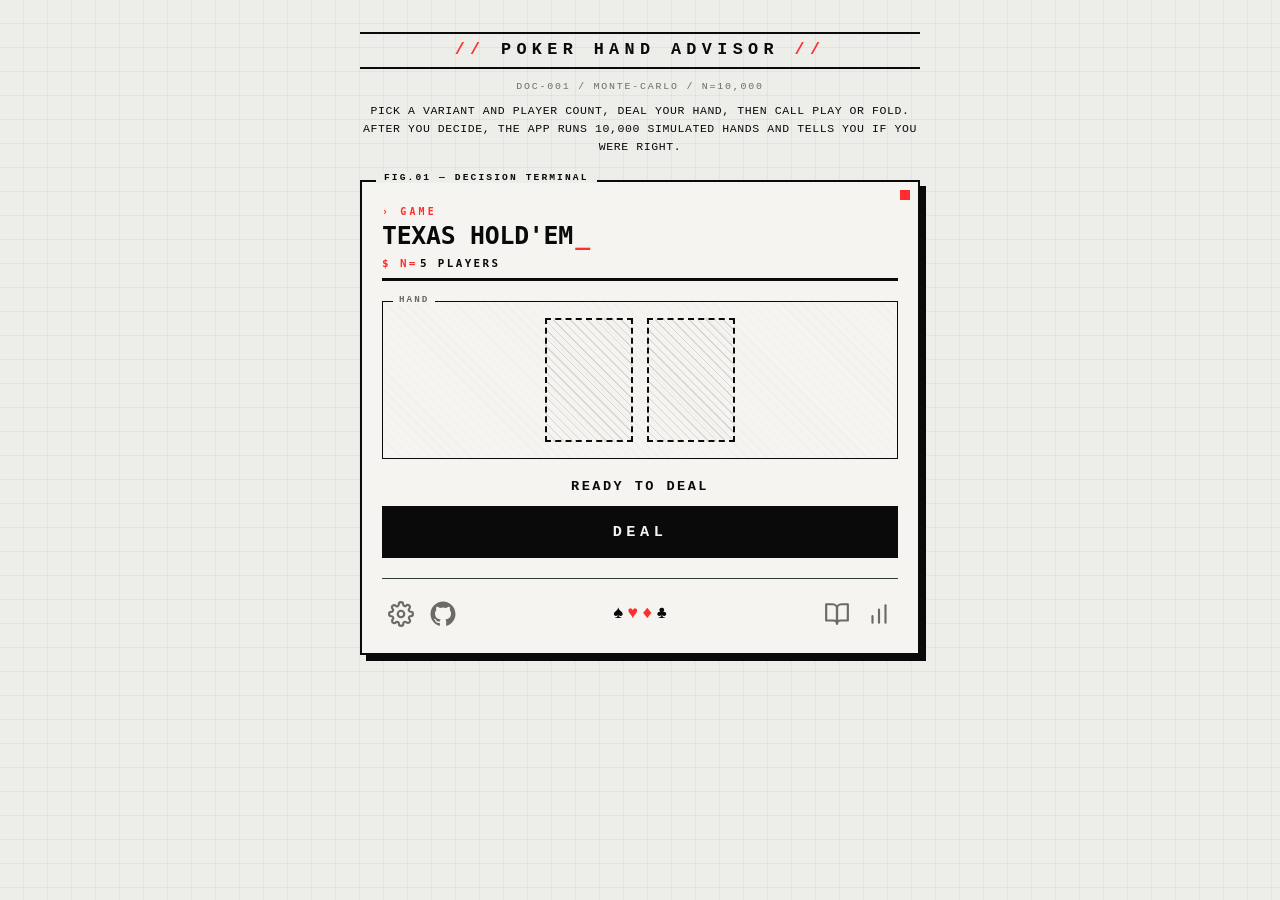
<file: index.html>
<!doctype html>
<html lang="en">
<head>
<meta charset="utf-8">
<meta name="viewport" content="width=device-width, initial-scale=1, maximum-scale=1, user-scalable=no">
<title>Poker Hand Advisor</title>
<meta name="description" content="Play or fold — and learn why.">

<!-- Social preview (iMessage / Slack / X / LinkedIn / GitHub).
     iMessage and Slack honor Open Graph; X reads the twitter:* duplicates.
     The image URL is absolute (and points at raw.githubusercontent.com so
     it's stable wherever the site is deployed) — many scrapers require
     absolute URLs for og:image and fail silently on relative paths. -->
<meta property="og:type" content="website">
<meta property="og:title" content="Poker Hand Advisor">
<meta property="og:description" content="Play or fold — and learn why.">
<meta property="og:image" content="https://raw.githubusercontent.com/felipe/poker/main/og.png">
<meta name="twitter:card" content="summary_large_image">
<meta name="twitter:title" content="Poker Hand Advisor">
<meta name="twitter:description" content="Play or fold — and learn why.">
<meta name="twitter:image" content="https://raw.githubusercontent.com/felipe/poker/main/og.png">

<!-- Static asset version. Bump the meta + the `?v=N` on the <link>/<script>
     tags below AND ASSET_VERSION in sw.js together whenever css/* or js/*
     changes. The cache-busting query only needs to live on the assets the
     HTML requests directly (the stylesheets + the main.js entry point); the
     ES module imports inside js/*.js stay clean. The service worker serves a
     whole asset generation from one named cache (poker-vN), so it never
     mixes a fresh module with a stale cousin, and it matches with
     `ignoreSearch` so the query spelling can't cause a miss. The meta is the
     single source of truth that JS reads (the early-paint script below +
     js/main.js's applyTheme); the <link>/<script> tags can't reference it in
     HTML attributes, so they hardcode the matching value. -->
<meta name="asset-version" content="27">
<link rel="stylesheet" href="css/themes.css?v=27">
<link rel="stylesheet" href="css/base.css?v=27">

<!-- PWA: makes the app installable + reachable offline. The service worker
     registration happens at the bottom of js/main.js. theme-color matches
     the brutalist accent (the default theme); apple-* tags give iOS a
     proper standalone shell when added to the home screen. -->
<link rel="manifest" href="manifest.json">
<link rel="apple-touch-icon" href="icon.png">
<link rel="icon" type="image/png" href="icon.png">
<meta name="theme-color" content="#ff3a3a">
<meta name="apple-mobile-web-app-capable" content="yes">
<meta name="apple-mobile-web-app-status-bar-style" content="black-translucent">
<meta name="apple-mobile-web-app-title" content="Poker">
<script>
  // Apply saved theme before first paint to avoid a flash. Built-in themes
  // (dark/felt/light) just set data-theme; designer themes are stylesheets
  // loaded from themes/<slug>.css. This script must come AFTER the base
  // stylesheet links so the appended <link> sits later in the cascade and
  // its rules win over the base.
  (function () {
    var CUSTOM = ["vegas-neon", "classic-casino", "classic-burgundy", "brutalist", "brutalist-dark", "print", "terminal", "editorial"];
    var V = document.querySelector('meta[name="asset-version"]').getAttribute("content");
    try {
      var t = localStorage.getItem("theme") || "brutalist";
      if (CUSTOM.indexOf(t) >= 0) {
        var l = document.createElement("link");
        l.rel = "stylesheet"; l.id = "theme-css"; l.href = "themes/" + t + ".css?v=" + V;
        document.head.appendChild(l);
      } else {
        document.documentElement.dataset.theme = t;
      }
    } catch (_) {
      // Storage blocked — fall back to dark (built-in, no link load needed).
      document.documentElement.dataset.theme = "dark";
    }
    // Sticky intro-header hiding: returning visitors who've already played
    // skip the title + tagline. Set the class on <html> here so CSS hides
    // both before the body parses (no flash).
    try {
      if (localStorage.getItem("hasPlayed") === "1") {
        document.documentElement.classList.add("has-played");
      }
    } catch (_) {}
  })();
</script>
</head>
<body>

<h1>Poker Hand Advisor</h1>
<p class="sub">Pick a variant and player count, deal your hand, then call play or fold.<br>
After you decide, the app runs 10,000 simulated hands and tells you if you were right.</p>

<div class="panel">
  <div class="game-header">
    <div class="game-name" id="gameName">Texas Hold'em</div>
    <div class="game-meta" id="gameMeta">5 players</div>
  </div>

  <div id="cards" class="cards"></div>
  <div id="board" class="cards board hidden"></div>

  <div id="prompt" class="prompt"></div>
  <button id="deal" class="btn-primary">Deal</button>
  <div class="actions" id="callActions" style="display:none">
    <button id="play" class="btn-play">Play</button>
    <button id="fold" class="btn-fold">Fold</button>
  </div>

  <div id="status" class="status"></div>

  <div id="result" class="result hidden">
    <div class="result-row">
      <span class="result-label">Your win %</span>
      <span class="result-val" id="winPct">—</span>
    </div>
    <div class="result-row">
      <span class="result-label" id="thresholdLabel">Fair share</span>
      <span class="result-val" id="threshold">—</span>
    </div>
    <div class="result-row">
      <span class="result-label">Verdict</span>
      <span class="result-val verdict" id="verdict">—</span>
    </div>
    <div id="feedback" class="feedback"></div>
    <div id="explanation" class="explanation"></div>
    <div id="trajectory" class="trajectory"></div>
    <div id="breakdown" class="breakdown"></div>
  </div>

  <div class="settings-section">
    <div class="settings-bar">
      <div class="bar-group">
        <button id="settingsToggle" class="icon-btn settings-toggle" type="button" aria-label="Settings" aria-expanded="false" aria-controls="settingsPanel">
          <svg viewBox="0 0 24 24" width="26" height="26" fill="none" stroke="currentColor" stroke-width="2" stroke-linecap="round" stroke-linejoin="round" aria-hidden="true">
            <circle cx="12" cy="12" r="3"></circle>
            <path d="M19.4 15a1.65 1.65 0 0 0 .33 1.82l.06.06a2 2 0 1 1-2.83 2.83l-.06-.06a1.65 1.65 0 0 0-1.82-.33 1.65 1.65 0 0 0-1 1.51V21a2 2 0 1 1-4 0v-.09a1.65 1.65 0 0 0-1-1.51 1.65 1.65 0 0 0-1.82.33l-.06.06a2 2 0 1 1-2.83-2.83l.06-.06a1.65 1.65 0 0 0 .33-1.82 1.65 1.65 0 0 0-1.51-1H3a2 2 0 1 1 0-4h.09a1.65 1.65 0 0 0 1.51-1 1.65 1.65 0 0 0-.33-1.82l-.06-.06a2 2 0 1 1 2.83-2.83l.06.06a1.65 1.65 0 0 0 1.82.33h0a1.65 1.65 0 0 0 1-1.51V3a2 2 0 1 1 4 0v.09a1.65 1.65 0 0 0 1 1.51h0a1.65 1.65 0 0 0 1.82-.33l.06-.06a2 2 0 1 1 2.83 2.83l-.06.06a1.65 1.65 0 0 0-.33 1.82v0a1.65 1.65 0 0 0 1.51 1H21a2 2 0 1 1 0 4h-.09a1.65 1.65 0 0 0-1.51 1z"></path>
          </svg>
        </button>
        <a class="icon-btn github-link" href="https://github.com/felipe/poker" target="_blank" rel="noopener noreferrer" aria-label="View source on GitHub">
          <svg viewBox="0 0 24 24" width="26" height="26" fill="currentColor" aria-hidden="true">
            <path fill-rule="evenodd" d="M12 .5C5.65.5.5 5.65.5 12c0 5.08 3.29 9.39 7.86 10.91.57.1.78-.25.78-.55 0-.27-.01-1.17-.02-2.12-3.2.7-3.87-1.36-3.87-1.36-.52-1.33-1.28-1.68-1.28-1.68-1.05-.72.08-.71.08-.71 1.16.08 1.77 1.19 1.77 1.19 1.03 1.77 2.7 1.26 3.36.96.1-.75.4-1.26.73-1.55-2.55-.29-5.24-1.28-5.24-5.7 0-1.26.45-2.29 1.19-3.1-.12-.29-.51-1.46.11-3.05 0 0 .97-.31 3.18 1.18a11 11 0 0 1 5.79 0c2.2-1.49 3.17-1.18 3.17-1.18.63 1.59.23 2.76.12 3.05.74.81 1.18 1.84 1.18 3.1 0 4.43-2.69 5.4-5.25 5.69.41.35.78 1.05.78 2.11 0 1.52-.01 2.74-.01 3.11 0 .3.2.66.79.55C20.21 21.38 23.5 17.08 23.5 12 23.5 5.65 18.35.5 12 .5z"/>
          </svg>
        </a>
      </div>
      <span class="suit-emblem" aria-hidden="true"><span class="s-b">♠</span><span class="s-r">♥</span><span class="s-r">♦</span><span class="s-b">♣</span></span>
      <div class="bar-group">
        <button id="termsToggle" class="icon-btn" type="button" aria-label="Glossary of terms" aria-expanded="false" aria-controls="termsPanel">
          <svg viewBox="0 0 24 24" width="26" height="26" fill="none" stroke="currentColor" stroke-width="2" stroke-linecap="round" stroke-linejoin="round" aria-hidden="true">
            <path d="M2 3h6a4 4 0 0 1 4 4v14a3 3 0 0 0-3-3H2z"></path>
            <path d="M22 3h-6a4 4 0 0 0-4 4v14a3 3 0 0 1 3-3h7z"></path>
          </svg>
        </button>
        <button id="rankingsToggle" class="icon-btn" type="button" aria-label="Hand rankings" aria-expanded="false" aria-controls="rankingsPanel">
          <svg viewBox="0 0 24 24" width="26" height="26" fill="none" stroke="currentColor" stroke-width="2" stroke-linecap="round" stroke-linejoin="round" aria-hidden="true">
            <line x1="6" y1="20" x2="6" y2="14"></line>
            <line x1="12" y1="20" x2="12" y2="8"></line>
            <line x1="18" y1="20" x2="18" y2="4"></line>
          </svg>
        </button>
      </div>
    </div>
    <div id="settingsPanel" class="settings-panel hidden">
      <label>
        <span>Variant</span>
        <select id="variant">
          <option value="holdem" selected>Texas Hold'em</option>
          <option value="omaha">Pot-Limit Omaha</option>
          <option value="ultimate">Ultimate Poker (threes wild)</option>
          <option value="fivecard">5-Card Draw</option>
          <option value="sevenstud">7-Card Stud</option>
        </select>
      </label>
      <label>
        <span>Players (total)</span>
        <select id="players">
          <option>2</option><option>3</option><option>4</option>
          <option value="5" selected>5</option>
          <option>6</option><option>7</option><option>8</option><option>9</option><option>10</option>
        </select>
      </label>
      <label>
        <span>Theme</span>
        <select id="theme">
          <optgroup label="Built-in">
            <option value="dark">Dark</option>
            <option value="felt">Felt</option>
            <option value="light">Light</option>
          </optgroup>
          <optgroup label="Designs">
            <option value="vegas-neon">Vegas Neon</option>
            <option value="classic-casino">Classic Casino</option>
            <option value="classic-burgundy">Classic Burgundy</option>
            <option value="brutalist">Brutalist</option>
            <option value="brutalist-dark">Brutalist Dark</option>
            <option value="print">Print</option>
            <option value="terminal">Terminal</option>
            <option value="editorial">Editorial</option>
          </optgroup>
        </select>
      </label>
      <label>
        <span>Reveal remaining cards on fold</span>
        <input type="checkbox" id="revealOnFold">
      </label>
      <label>
        <span>Designer fonts<br><small class="hint">Off = system fonts. On = fetch WOFF2 from Google's CDN once, then cache.</small></span>
        <input type="checkbox" id="webFonts">
      </label>
      <div class="stats">
        <div class="stats-head">
          <span>Decision calibration</span>
          <button id="statsReset" type="button" class="stats-reset">Reset</button>
        </div>
        <div id="statsSummary" class="stats-summary"></div>
        <small class="hint">On-device only — these numbers never leave your browser.</small>
      </div>
    </div>
    <div id="termsPanel" class="settings-panel reference-panel hidden" aria-label="Glossary of terms"></div>
    <div id="rankingsPanel" class="settings-panel reference-panel hidden" aria-label="Hand rankings"></div>
  </div>
</div>

<script type="module" src="js/main.js?v=27"></script>
</body>
</html>
</file>
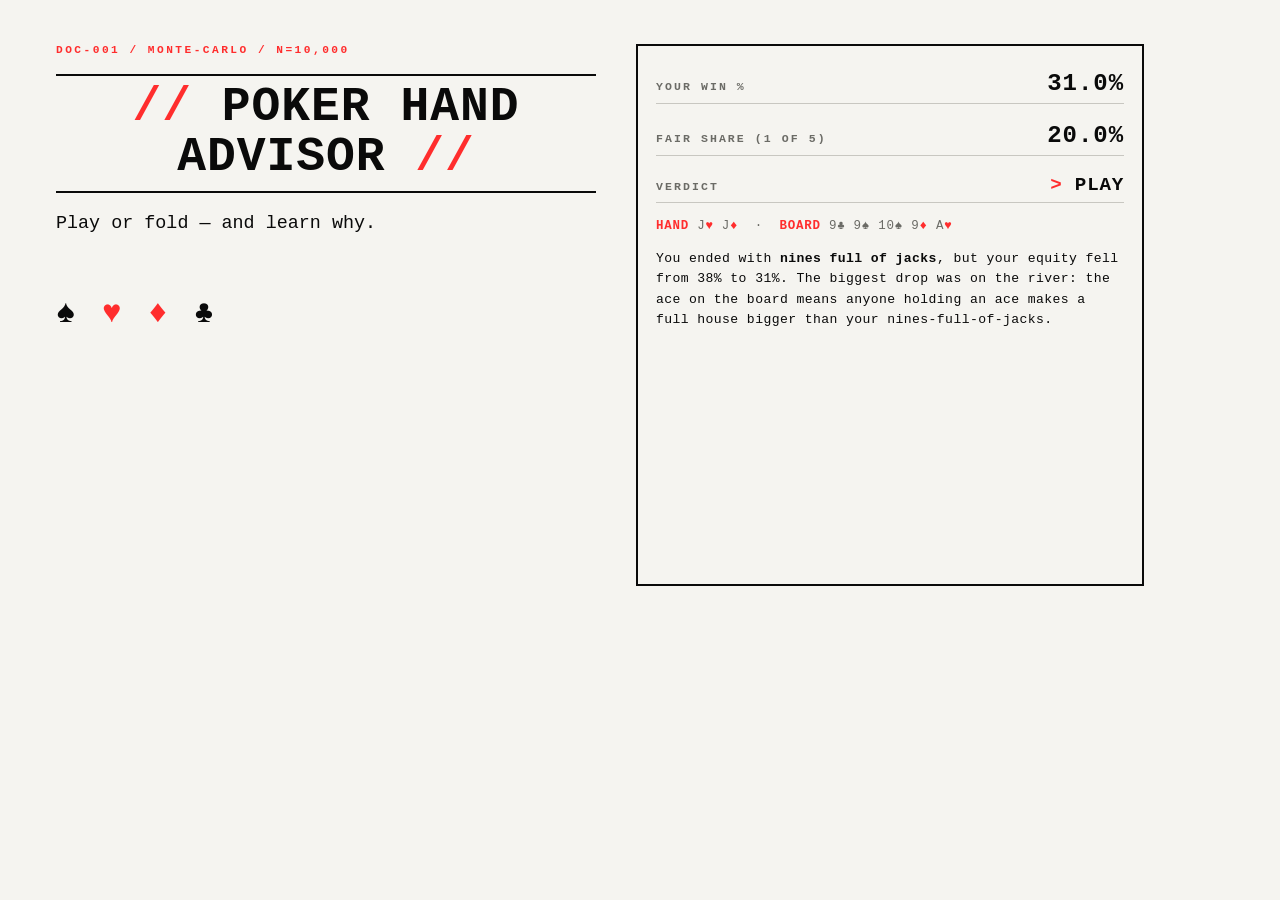
<file: og-preview.html>
<!doctype html>
<!--
  Reproducible source for og.png. Composes the canonical JJ-on-trip-9s-
  river-ace scenario into a 1200×630 frame using the brutalist theme.
  This is not the live app's exact layout — it's a static share card that
  uses the same CSS vocabulary so the social preview stays on-brand.

  To regenerate og.png:
    1. Serve the project (e.g. `python3 -m http.server 8765`).
    2. Make sure you have a network connection — the brutalist theme pulls
       JetBrains Mono from Google Fonts via @import. The page won't add the
       `ready` attribute on <html> until `document.fonts.ready` resolves,
       so a headless screenshot will capture stale typography if it fires
       before the fonts load.
    3. Run headless Chrome (waits for the readiness signal):
         "/Applications/Google Chrome.app/Contents/MacOS/Google Chrome" \
           --headless --disable-gpu --hide-scrollbars \
           --window-size=1200,630 \
           --virtual-time-budget=4000 \
           --screenshot=og.png \
           http://localhost:8765/og-preview.html
       The --virtual-time-budget gives the fonts time to load before the
       PNG is captured.
-->
<html lang="en">
<head>
<meta charset="utf-8">
<meta name="viewport" content="width=1200, initial-scale=1">
<title>Poker Hand Advisor — share preview</title>
<link rel="stylesheet" href="css/themes.css">
<link rel="stylesheet" href="css/base.css">
<link rel="stylesheet" href="themes/brutalist.css">
<style>
  /* Fixed 1200×630 canvas — OG / iMessage standard. */
  html, body {
    margin: 0;
    padding: 0;
    width: 1200px;
    height: 630px;
    min-height: 630px !important;
    max-height: 630px;
    background: var(--paper);
    overflow: hidden;
  }
  body {
    display: grid;
    grid-template-columns: 540px 1fr;
    gap: 40px;
    padding: 44px 56px;
    box-sizing: border-box;
    align-items: stretch;
    align-content: stretch;
  }
  /* Hide app chrome we don't want in a static preview. */
  #deal, #callActions, #status, #prompt, .settings-section { display: none !important; }

  /* Left column — identity. Simple stack: positional, not flex-distributed,
     so headless and live renders look the same. */
  .lockup {
    display: flex;
    flex-direction: column;
    color: var(--ink);
  }
  .doc-line {
    font-size: 0.7rem;
    color: var(--accent);
    letter-spacing: 0.22em;
    font-weight: 700;
    margin-bottom: 18px;
  }
  .title {
    font-family: var(--mono);
    font-size: 3rem;
    font-weight: 800;
    line-height: 1.05;
    letter-spacing: 0.02em;
    margin: 0 0 18px;
  }
  .title::before { content: "// "; color: var(--accent); }
  .title::after  { content: " //"; color: var(--accent); }
  .tagline {
    font-family: var(--mono);
    font-size: 1.15rem;
    line-height: 1.45;
    margin: 0 0 22px;
    color: var(--ink);
  }
  .suits-emblem {
    margin-top: 36px;
    font-size: 2rem;
    letter-spacing: 0.12em;
  }
  .suits-emblem .r { color: var(--card-red); }
  .suits-emblem .b { color: var(--ink); }
  .meta {
    font-size: 0.7rem;
    color: var(--muted);
    letter-spacing: 0.18em;
    text-transform: uppercase;
    font-weight: 700;
  }

  /* Right column — a result-panel sample. */
  .demo {
    background: var(--paper);
    border: 2px solid var(--ink);
    padding: 18px 18px 20px;
    position: relative;
    display: flex;
    flex-direction: column;
    gap: 12px;
    overflow: hidden;
  }
  .demo::before {
    content: "› OUTPUT";
    position: absolute;
    top: -10px;
    left: 16px;
    background: var(--paper);
    padding: 0 8px;
    font-size: 0.6rem;
    font-weight: 800;
    letter-spacing: 0.22em;
    color: var(--accent);
  }
  .demo .row {
    display: flex;
    justify-content: space-between;
    align-items: baseline;
    padding: 6px 0;
    border-bottom: 1px solid var(--hairline);
    font-family: var(--mono);
    font-size: 0.72rem;
    letter-spacing: 0.18em;
    text-transform: uppercase;
    font-weight: 700;
  }
  .demo .row .lbl { color: var(--muted); }
  .demo .row .val { color: var(--ink); font-size: 1.5rem; letter-spacing: 0.04em; }
  .demo .verdict-row .val { color: var(--good); font-size: 1.2rem; font-weight: 800; }
  .demo .verdict-row .val::before { content: "> "; color: var(--accent); }
  .demo .hand-line {
    font-family: var(--mono);
    font-size: 0.78rem;
    letter-spacing: 0.06em;
    color: var(--muted);
    margin: 4px 0 0;
  }
  .demo .hand-line .lbl { color: var(--accent); font-weight: 800; }
  .demo .hand-line .r { color: var(--card-red); }
  .demo .recap {
    margin: 4px 0 0;
    font-family: var(--mono);
    font-size: 0.82rem;
    line-height: 1.55;
    letter-spacing: 0.03em;
    color: var(--ink);
  }
</style>
</head>
<body>

<div class="lockup">
  <div>
    <div class="doc-line">DOC-001 / MONTE-CARLO / N=10,000</div>
    <h1 class="title">POKER HAND ADVISOR</h1>
    <p class="tagline">Play or fold — and learn why.</p>
  </div>
  <div class="suits-emblem">
    <span class="b">♠</span> <span class="r">♥</span> <span class="r">♦</span> <span class="b">♣</span>
  </div>
</div>

<div class="demo">
  <div class="row">
    <span class="lbl">Your win %</span>
    <span class="val">31.0%</span>
  </div>
  <div class="row">
    <span class="lbl">Fair share (1 of 5)</span>
    <span class="val">20.0%</span>
  </div>
  <div class="row verdict-row">
    <span class="lbl">Verdict</span>
    <span class="val">PLAY</span>
  </div>
  <p class="hand-line">
    <span class="lbl">HAND</span> J<span class="r">♥</span> J<span class="r">♦</span> &nbsp;·&nbsp;
    <span class="lbl">BOARD</span> 9♣ 9♠ 10♠ 9<span class="r">♦</span> A<span class="r">♥</span>
  </p>
  <p class="recap">
    You ended with <strong>nines full of jacks</strong>, but your equity fell from 38% to 31%. The biggest drop was on the river: the ace on the board means anyone holding an ace makes a full house bigger than your nines-full-of-jacks.
  </p>
</div>

<script>
  // Mark the document ready only after webfonts have loaded so a headless
  // screenshot (or any scraper that respects this signal) doesn't capture
  // stale typography. JetBrains Mono is pulled from Google Fonts by the
  // brutalist theme; without this gate the PNG can render in the fallback
  // monospace stack before the network round-trip finishes.
  document.fonts.ready.then(() => {
    document.documentElement.setAttribute("data-ready", "true");
  });
</script>
</body>
</html>
</file>
<file: css/themes.css>
/* Built-in theme variable defs.
 *
 * Selection lives on <html data-theme="...">. Three built-ins; designer themes
 * are full stylesheets in themes/*.css loaded on demand.
 */

:root,
[data-theme="dark"] {
  --bg: #0e1a14;
  --panel: #16271e;
  --ink: #e8f0ea;
  --muted: #94a59b;
  --accent: #ffd166;
  --good: #4ade80;
  --bad: #f87171;
  --card-bg: #fafafa;
  --card-black: #1a1a1a;
  --card-red: #c0392b;
  --border: #2a3f33;
  --input-bg: #0e1a14;
  --track: #1f3327;
  --result-bg: #0e1a14;
  --shadow: 0 4px 20px rgba(0, 0, 0, 0.3);
}

[data-theme="felt"] {
  --bg: #07392a;
  --panel: #0a5238;
  --ink: #f5efe0;
  --muted: #a8c8b3;
  --accent: #ffd166;
  --good: #6ee7a3;
  --bad: #fca5a5;
  --card-bg: #fafafa;
  --card-black: #1a1a1a;
  --card-red: #c0392b;
  --border: #1a5a40;
  --input-bg: #07392a;
  --track: #134a32;
  --result-bg: #07392a;
  --shadow: 0 4px 24px rgba(0, 0, 0, 0.5);
}

[data-theme="light"] {
  --bg: #f3f4f6;
  --panel: #ffffff;
  --ink: #111827;
  --muted: #6b7280;
  --accent: #d97706;
  --good: #15803d;
  --bad: #dc2626;
  --card-bg: #ffffff;
  --card-black: #1a1a1a;
  --card-red: #c0392b;
  --border: #d1d5db;
  --input-bg: #f9fafb;
  --track: #e5e7eb;
  --result-bg: #f9fafb;
  --shadow: 0 4px 16px rgba(0, 0, 0, 0.08);
}
</file>
<file: css/base.css>
/* Structural CSS for the canonical (Dark / Felt / Light) presentation.
 *
 * All theme-sensitive colors are CSS variables defined in themes.css and
 * overridden by [data-theme="..."] selectors. Designer themes in themes/*.css
 * replace this entirely when loaded — they're appended to <head> after this
 * file so they win the cascade.
 */

* { box-sizing: border-box; }

body {
  margin: 0;
  font-family: system-ui, -apple-system, "Segoe UI", Roboto, sans-serif;
  background: var(--bg);
  color: var(--ink);
  min-height: 100vh;
  padding: 24px 16px 48px;
  display: flex;
  flex-direction: column;
  align-items: center;
  /* App-like: no double-tap-to-zoom and no tap-highlight flash. (Pinch-zoom is
     disabled via the viewport meta.) */
  touch-action: manipulation;
  -webkit-tap-highlight-color: transparent;
}

h1 { margin: 0 0 4px; font-size: 1.6rem; }
.sub { color: var(--muted); margin-bottom: 24px; font-size: 0.95rem; text-align: center; }
/* Header + intro: visually hidden after the first deal (sticky via
   localStorage + the early-paint script in <head>), since you've read them
   once and the game UI carries everything you need from then on. The flag
   lives on <html> because the early-paint script runs before <body> exists.
   We use the visually-hidden pattern instead of `display: none` so the
   only <h1> on the page stays in the accessibility tree — a screen-reader
   user can still hit the document's top-level heading to orient themselves. */
html.has-played h1,
html.has-played .sub {
  position: absolute;
  width: 1px;
  height: 1px;
  margin: -1px;
  padding: 0;
  overflow: hidden;
  clip: rect(0, 0, 0, 0);
  white-space: nowrap;
  border: 0;
}
/* #deal only hides while a hand is actually in flight, so it can come back
   between hands. */
body.in-hand #deal { display: none; }

.panel {
  background: var(--panel);
  padding: 20px;
  border-radius: 12px;
  width: 100%;
  max-width: 560px;
  box-shadow: var(--shadow);
}

/* ---------- Game header (canonical) ---------- */
.game-header {
  text-align: center;
  margin-bottom: 16px;
  padding-bottom: 14px;
  position: relative;
  border-bottom: 1px solid var(--border);
}
.game-header::after {
  content: "";
  position: absolute;
  bottom: -1px;
  left: 50%;
  transform: translateX(-50%);
  width: 28px;
  height: 1px;
  background: var(--accent);
}
.game-name {
  font-size: 1.6rem;
  font-weight: 700;
  color: var(--ink);
  letter-spacing: -0.015em;
  line-height: 1.05;
}
.game-meta {
  margin-top: 8px;
  color: var(--muted);
  font-size: 0.72rem;
  letter-spacing: 0.18em;
  text-transform: uppercase;
  font-weight: 600;
}

/* Felt — gold pinstripe under the name. */
[data-theme="felt"] .game-header { border-bottom-color: rgba(255, 209, 102, 0.22); }
[data-theme="felt"] .game-header::after {
  background: linear-gradient(90deg, transparent, var(--accent) 35%, var(--accent) 65%, transparent);
  width: 96px;
}
[data-theme="felt"] .game-name { letter-spacing: 0; }
[data-theme="felt"] .game-meta { color: var(--accent); opacity: 0.75; }

/* Light — restrained, slimmer weight, tighter accent rule. */
[data-theme="light"] .game-header { border-bottom-color: rgba(0, 0, 0, 0.08); }
[data-theme="light"] .game-header::after { width: 20px; }
[data-theme="light"] .game-name { font-weight: 600; letter-spacing: -0.02em; }

/* ---------- Form controls ---------- */
label {
  display: block;
  font-size: 0.85rem;
  color: var(--muted);
  margin-bottom: 4px;
}

select, button {
  width: 100%;
  padding: 10px 12px;
  border-radius: 8px;
  border: 1px solid var(--border);
  background: var(--input-bg);
  color: var(--ink);
  font-size: 1rem;
  font-family: inherit;
  cursor: pointer;
}

button {
  border: none;
  font-weight: 600;
  transition: transform 0.05s, opacity 0.15s;
}
button:hover:not(:disabled) { opacity: 0.9; }
button:active:not(:disabled) { transform: translateY(1px); }
button:disabled { opacity: 0.4; cursor: not-allowed; }

/* Match the .actions margin-top so the Deal button sits in the exact same
   vertical slot the Play/Fold buttons occupy mid-hand. display: block matters
   here — the default <button> display is inline-block, whose margin-top
   doesn't collapse with the prompt's margin-bottom (the .actions div does
   collapse, since it's a regular block). Without forcing block on deal the
   gap below prompt is 10+12=22px for Deal but only 12px for Play/Fold,
   giving a ~10px hop every time the active button set swaps. */
#deal { display: block; margin-top: 12px; }
.btn-primary { background: var(--accent); color: #1a1a1a; }
.btn-play { background: var(--good); color: #0a1f10; }
.btn-fold { background: var(--bad); color: #2a0a0a; }
.actions { display: flex; gap: 10px; margin-top: 12px; }
.actions button { flex: 1; }

/* ---------- Cards ---------- */
.cards {
  display: flex;
  flex-direction: column;
  align-items: center;
  justify-content: center;
  gap: 12px;
  min-height: 140px;
  margin: 20px 0;
}
.card-row {
  display: flex;
  justify-content: center;
  gap: 16px;
}

.board { margin-top: 4px; min-height: 0; }
.board::before {
  content: "Board";
  color: var(--muted);
  font-size: 0.75rem;
  letter-spacing: 0.08em;
  text-transform: uppercase;
  margin-bottom: 4px;
}
.board.hidden { display: none; }

.card {
  width: 88px;
  height: 124px;
  background: var(--card-bg);
  border-radius: 8px;
  display: flex;
  flex-direction: column;
  justify-content: space-between;
  padding: 8px;
  font-weight: 700;
  box-shadow: 0 4px 8px rgba(0, 0, 0, 0.3);
}
.card.red { color: var(--card-red); }
.card.black { color: var(--card-black); }
.card .top { font-size: 1.5rem; line-height: 1; }
.card .mid { font-size: 2.4rem; text-align: center; line-height: 1; }
.card .bot { font-size: 1.5rem; text-align: left; line-height: 1; transform: rotate(180deg); }
/* Wild cards (Ultimate Poker's threes): ringed in the accent colour with a
   small WILD tag in the free top-right corner. */
.card.wild {
  position: relative;
  outline: 3px solid var(--accent);
  outline-offset: 2px;
}
.card.wild::after {
  content: "WILD";
  position: absolute;
  top: 6px;
  right: 6px;
  font-size: 0.6rem;
  font-weight: 700;
  letter-spacing: 0.06em;
  color: var(--accent);
}
.card.placeholder {
  background: transparent;
  border: 2px dashed var(--border);
  box-shadow: none;
}

/* Shrink cards on narrow viewports so the 7-card (4+3) layout fits. */
@media (max-width: 440px) {
  .card { width: 60px; height: 84px; padding: 5px; border-radius: 6px; }
  .card .top, .card .bot { font-size: 1rem; }
  .card .mid { font-size: 1.6rem; }
  .card-row { gap: 8px; }
  .cards { gap: 8px; min-height: 100px; }
}

/* ---------- Result panel ---------- */
.result {
  margin-top: 16px;
  padding: 16px;
  border-radius: 8px;
  background: var(--result-bg);
  border: 1px solid var(--border);
}
.result.hidden { display: none; }
.result-row {
  display: flex;
  justify-content: space-between;
  padding: 6px 0;
  border-bottom: 1px solid var(--track);
}
.result-row:last-child { border-bottom: none; }
.result-label { color: var(--muted); }
.result-val { font-weight: 600; font-variant-numeric: tabular-nums; }

.verdict { font-size: 1.3rem; font-weight: 800; letter-spacing: 0.05em; }
.verdict.play { color: var(--good); }
.verdict.fold { color: var(--bad); }
.verdict.tossup { color: var(--accent); }

.feedback { margin-top: 10px; text-align: center; font-weight: 600; }

.explanation { margin-top: 18px; }
.explanation:empty { display: none; }
.explanation p {
  margin: 0 0 12px 0;
  line-height: 1.55;
  color: var(--ink);
  font-size: 0.95rem;
}
.explanation p:last-child { margin-bottom: 0; }
/* Recap + threats table group as the TL;DR; the per-street narrative below
   reads as the detail, separated by the summary block's bottom rule. */
.explanation .summary {
  padding-bottom: 12px;
  border-bottom: 1px solid var(--border);
  margin-bottom: 14px;
}
.explanation .summary p.recap {
  font-weight: 600;
  margin: 0;
}
.explanation .summary p.recap + .threats-bars { margin-top: 14px; }
.explanation .threats-bars { margin: 0; }

.prompt {
  color: var(--ink);
  text-align: center;
  font-weight: 600;
  margin: 10px 0 8px;
}
.prompt:empty { display: none; }

.status {
  color: var(--muted);
  margin-top: 12px;
  font-size: 0.9rem;
  text-align: center;
  min-height: 1.2em;
}
.status .math-note { color: var(--ink); margin-bottom: 4px; }
.status .verdict { font-size: 0.9rem; letter-spacing: 0.04em; font-weight: 700; }
.status .reason {
  color: var(--ink);
  margin: 6px auto 8px;
  max-width: 42em;
  line-height: 1.45;
}

/* ---------- Breakdown bars ---------- */
.breakdown { margin-top: 14px; }
.breakdown:empty { display: none; }
.breakdown-title {
  color: var(--muted);
  font-size: 0.85rem;
  margin-bottom: 6px;
  text-transform: uppercase;
  letter-spacing: 0.05em;
}
.bar-row {
  display: grid;
  grid-template-columns: 110px 1fr 52px;
  align-items: center;
  gap: 8px;
  padding: 3px 0;
  font-size: 0.9rem;
}
.bar-name { color: var(--ink); }
.bar-track {
  display: block;
  height: 8px;
  background: var(--track);
  border-radius: 4px;
  overflow: hidden;
}
.bar-fill {
  display: block;
  height: 100%;
  background: var(--accent);
  border-radius: 4px;
}
.bar-pct { text-align: right; font-variant-numeric: tabular-nums; color: var(--muted); }

/* ---------- Equity trajectory SVG chart ---------- */
.trajectory { margin-top: 14px; }
.trajectory:empty { display: none; }
.trajectory-title {
  color: var(--muted);
  font-size: 0.85rem;
  margin-bottom: 6px;
  text-transform: uppercase;
  letter-spacing: 0.05em;
}
.trajectory svg { width: 100%; height: auto; display: block; }
.trajectory .grid { stroke: var(--track); stroke-width: 1; }
.trajectory .grid-label { fill: var(--muted); font-size: 10px; text-anchor: end; font-variant-numeric: tabular-nums; }
.trajectory .threshold { stroke: var(--muted); stroke-width: 1; stroke-dasharray: 4 3; }
.trajectory .threshold-label { fill: var(--muted); font-size: 10px; text-anchor: end; }
.trajectory .line { stroke: var(--accent); stroke-width: 2; fill: none; }
.trajectory .point { fill: var(--accent); }
.trajectory .point-label { fill: var(--ink); font-size: 11px; font-weight: 600; text-anchor: middle; font-variant-numeric: tabular-nums; }
.trajectory .street-label { fill: var(--muted); font-size: 11px; text-anchor: middle; }

/* ---------- Settings panel ---------- */
.settings-section {
  margin-top: 20px;
  padding-top: 16px;
  border-top: 1px solid var(--border);
}
.settings-bar {
  display: flex;
  align-items: center;
  justify-content: space-between;
  gap: 12px;
}
.icon-btn {
  display: inline-flex;
  align-items: center;
  justify-content: center;
  /* Override the global `select, button { width: 100% }` and
     `background: var(--input-bg)` defaults so these read as bare icons. */
  width: auto;
  background: none;
  border: none;
  padding: 6px;
  color: var(--muted);
  cursor: pointer;
  text-decoration: none;
  line-height: 0;
  border-radius: 6px;
}
.icon-btn:hover { color: var(--ink); }
/* An icon whose drawer is open reads as selected — and one whose drawer is
   closed does not. Driven by the `.open` class the toggle sets (alongside
   aria-expanded), not hover, so it's correct on touch and clears the instant
   the drawer closes. The `.settings-bar` prefix out-specifies the themes'
   `button:hover`, so the selected look wins over a hover box. */
.settings-bar .icon-btn.open {
  /* background-color longhand, not the `background` shorthand: var() inside the
     shorthand silently fails to compute in some engines (Invalid At
     Computed-Value Time), leaving the button unstyled. */
  background-color: var(--accent);
  color: var(--bg);
}
/* On touch :hover sticks after a tap — without this a *closed* icon would keep
   the themes' button:hover box and read as selected. Neutralize hover only for
   the bar's unselected icons; the open drawer's icon stays selected (above). */
@media (hover: none) {
  .settings-bar .icon-btn:not(.open):hover {
    background: none;
    color: var(--muted);
  }
}
/* Keyboard focus needs a visible indicator. Use the theme's accent for the
   ring so it stays legible across light/dark/burgundy/etc. */
.icon-btn:focus-visible {
  color: var(--ink);
  outline: 2px solid var(--accent);
  outline-offset: 2px;
}
.icon-btn svg { display: block; }

.suit-emblem {
  display: inline-flex;
  gap: 4px;
  font-size: 1.1rem;
  line-height: 1;
  user-select: none;
  letter-spacing: 0;
}
/* `--card-black` / `--card-red` are tuned for the white card face; on the
   page background a near-black would be invisible in dark themes. Use the
   theme's foreground (ink) for the black suits and only borrow the red. */
.suit-emblem .s-r { color: var(--card-red); }
.suit-emblem .s-b { color: var(--ink); }

.settings-panel {
  margin-top: 12px;
  display: flex;
  flex-direction: column;
  gap: 10px;
  text-align: left;
}
.settings-panel.hidden { display: none; }
.settings-panel label {
  display: flex;
  align-items: center;
  justify-content: space-between;
  gap: 12px;
  margin: 0;
  color: var(--muted);
  font-size: 0.9rem;
  cursor: pointer;
}
.settings-panel input[type="checkbox"] {
  accent-color: var(--accent);
  width: 16px;
  height: 16px;
  cursor: pointer;
  flex-shrink: 0;
}
.settings-panel label .hint {
  display: block;
  font-size: 0.75rem;
  opacity: 0.7;
  font-weight: normal;
  margin-top: 2px;
}
.settings-panel select {
  width: auto;
  font-size: 0.9rem;
  /* Reserve 28px on the right so designer themes that draw their own
     dropdown arrow via a background-image at ~calc(100% - 12-16px) have
     clearance for it. Native-arrow themes (dark/felt/light/vegas) just
     get a slightly wider select. padding-left is intentionally left to
     each theme's own select rule so the underlined Editorial look (no
     left padding) and the inset Brutalist box (10-12px) both work. */
  padding-top: 4px;
  padding-right: 28px;
  padding-bottom: 4px;
}

/* ---------- Stats (decision calibration) ----------
   Uses theme vars with neutral fallbacks so it degrades gracefully on the
   designer themes, which don't define a rule for these classes. */
.stats {
  margin-top: 14px;
  padding-top: 12px;
  border-top: 1px solid var(--border, rgba(128, 128, 128, 0.25));
}
.stats-head {
  display: flex;
  align-items: center;
  justify-content: space-between;
  gap: 10px;
}
.stats-head > span { font-weight: 600; }
.stats-reset {
  background: none;
  border: 1px solid var(--border, rgba(128, 128, 128, 0.4));
  color: inherit;
  border-radius: 6px;
  padding: 4px 10px;
  font: inherit;
  font-size: 0.8rem;
  cursor: pointer;
}
.stats-reset:hover { border-color: var(--accent, currentColor); }
.stats-summary {
  margin-top: 8px;
  font-size: 0.9rem;
  line-height: 1.45;
  color: var(--muted, inherit);
}
.stats-summary .stats-main { color: var(--ink, inherit); }
.stats-summary strong { font-variant-numeric: tabular-nums; }
.stats-lean { margin-top: 2px; }

/* ---------- Glossary (inline term definitions) ----------
   Theme-var fallbacks so it degrades on the designer themes. */
.gloss {
  border-bottom: 1px dotted var(--accent, currentColor);
  cursor: help;
}
.gloss:hover,
.gloss:focus-visible {
  background: var(--accent, currentColor);
  color: var(--bg, #fff);
  outline: none;
  border-radius: 2px;
}
/* The popover lives on <body>, outside the themed .panel — designer themes
   scope their vars there, so we can't rely on them here. Use a self-contained,
   always-readable tooltip style (high contrast on every theme). */
.gloss-popover {
  position: absolute;
  z-index: 100;
  max-width: 260px;
  padding: 8px 10px;
  font-size: 0.85rem;
  line-height: 1.45;
  background: #1c1c1c;
  color: #f3f3f3;
  border: 1px solid rgba(255, 255, 255, 0.2);
  border-radius: 6px;
  box-shadow: 0 4px 14px rgba(0, 0, 0, 0.35);
}
.gloss-popover[hidden] { display: none; }

/* ---------- Toolbar groups + reference panels ---------- */
.bar-group {
  display: inline-flex;
  align-items: center;
  gap: 4px;
}

/* Glossary + hand-rankings overlays reuse .settings-panel; they can get long,
   so cap the height and scroll. Inside .panel, so theme vars resolve. */
.reference-panel {
  max-height: 60vh;
  overflow-y: auto;
}
.ref-title {
  font-weight: 700;
  margin-bottom: 4px;
}

/* Glossary list */
.ref-filter {
  display: flex;
  align-items: center;
  gap: 8px;
  margin-bottom: 6px;
}
.ref-row.hidden { display: none; }
.ref-list { margin: 0; }
.ref-row {
  padding: 8px 0;
  border-top: 1px solid var(--border, rgba(128, 128, 128, 0.2));
}
.ref-row:first-child { border-top: none; }
.ref-row dt { font-weight: 600; }
.ref-row dd {
  margin: 2px 0 0;
  font-size: 0.88rem;
  line-height: 1.4;
  color: var(--muted, inherit);
}

/* Hand rankings */
.ref-rank {
  display: flex;
  align-items: center;
  gap: 12px;
  padding: 8px 0;
  border-top: 1px solid var(--border, rgba(128, 128, 128, 0.2));
}
.ref-rank:first-of-type { border-top: none; }
.ref-rank-head { flex: 1; min-width: 0; }
.ref-rank-name { display: block; font-weight: 600; }
.ref-rank-note {
  display: block;
  font-size: 0.82rem;
  line-height: 1.35;
  color: var(--muted, inherit);
}
.ref-rank-cards { flex-shrink: 0; }
/* Compact example cards — override the full-size hand/board styling. */
.reference-panel .card {
  width: 34px;
  height: 48px;
  padding: 3px;
  border-width: 1px;
  border-radius: 4px;
  box-shadow: none;
}
.reference-panel .card .top,
.reference-panel .card .bot { font-size: 0.56rem; letter-spacing: 0; }
.reference-panel .card .mid { font-size: 0.8rem; }
.reference-panel .card-row { gap: 3px; }
/* The mini cards have no room for the WILD tag; the ring alone marks them. */
.reference-panel .card.wild { outline-width: 2px; outline-offset: 1px; }
.reference-panel .card.wild::after { content: none; }
</file>
<file: themes/brutalist.css>
:root {
    --bg: #ededea;
    --paper: #f5f4f0;
    --ink: #0a0a0a;
    --muted: #6b6b66;
    --rule: #0a0a0a;
    --hairline: #c8c7c1;
    --accent: #ff2d2d;       /* alarm red */
    --accent-ink: #f5f4f0;
    --card-bg: #f5f4f0;
    --card-black: #0a0a0a;
    --card-red: #ff2d2d;
    --good: #0a0a0a;
    --bad: #ff2d2d;
    --mono: "JetBrains Mono", ui-monospace, SFMono-Regular, "SF Mono", Menlo, Consolas, "Liberation Mono", monospace;
  }
  * { box-sizing: border-box; }
  html, body { background: var(--bg); }
  body {
    margin: 0;
    font-family: var(--mono);
    font-feature-settings: "tnum" 1, "zero" 1, "ss01" 1;
    color: var(--ink);
    min-height: 100vh;
    padding: 32px 16px 64px;
    display: flex;
    flex-direction: column;
    align-items: center;
    /* faint grid wash — printed-spec backdrop */
    background-image:
      linear-gradient(to right, rgba(10,10,10,0.045) 1px, transparent 1px),
      linear-gradient(to bottom, rgba(10,10,10,0.045) 1px, transparent 1px);
    background-size: 24px 24px, 24px 24px;
    background-position: -1px -1px;
  }

  /* masthead */
  h1 {
    margin: 0;
    font-family: var(--mono);
    font-size: 1.05rem;
    font-weight: 800;
    letter-spacing: 0.32em;
    text-transform: uppercase;
    text-align: center;
    padding: 6px 12px 8px;
    border-top: 2px solid var(--rule);
    border-bottom: 2px solid var(--rule);
    width: 100%;
    max-width: 560px;
  }
  h1::before { content: "// "; color: var(--accent); }
  h1::after  { content: " //"; color: var(--accent); }

  .sub {
    color: var(--ink);
    margin: 10px 0 24px;
    font-size: 0.72rem;
    font-weight: 500;
    line-height: 1.55;
    letter-spacing: 0.05em;
    text-transform: uppercase;
    text-align: center;
    max-width: 560px;
    width: 100%;
  }
  .sub::before {
    content: "DOC-001 / MONTE-CARLO / N=10,000";
    display: block;
    color: var(--muted);
    font-size: 0.62rem;
    letter-spacing: 0.18em;
    margin-bottom: 8px;
  }

  .panel {
    background: var(--paper);
    padding: 20px;
    width: 100%;
    max-width: 560px;
    border: 2px solid var(--rule);
    border-radius: 0;
    box-shadow: 6px 6px 0 var(--rule);
    position: relative;
  }
  .panel::before {
    content: "FIG.01 — DECISION TERMINAL";
    position: absolute;
    top: -10px;
    left: 14px;
    background: var(--bg);
    padding: 0 8px;
    font-size: 0.6rem;
    font-weight: 700;
    letter-spacing: 0.22em;
    color: var(--ink);
  }
  .panel::after {
    content: "";
    position: absolute;
    top: 8px; right: 8px;
    width: 10px; height: 10px;
    background: var(--accent);
  }

  .controls {
    display: flex;
    gap: 0;
    flex-wrap: wrap;
    margin-bottom: 14px;
    border: 1px solid var(--rule);
  }
  .control {
    flex: 1;
    min-width: 140px;
    padding: 10px 12px;
    border-right: 1px solid var(--rule);
  }
  .control:last-child { border-right: none; }
  @media (max-width: 440px) {
    .control { border-right: none; border-bottom: 1px solid var(--rule); }
    .control:last-child { border-bottom: none; }
  }

  label {
    display: block;
    font-size: 0.6rem;
    font-weight: 700;
    color: var(--muted);
    letter-spacing: 0.22em;
    text-transform: uppercase;
    margin-bottom: 6px;
  }
  label::before { content: "› "; color: var(--accent); }

  select, button {
    width: 100%;
    padding: 10px 12px;
    border-radius: 0;
    border: 1px solid var(--rule);
    background: var(--paper);
    color: var(--ink);
    font-family: var(--mono);
    font-size: 0.85rem;
    font-weight: 700;
    letter-spacing: 0.12em;
    text-transform: uppercase;
    cursor: pointer;
    appearance: none;
    -webkit-appearance: none;
  }
  select {
    background-image:
      linear-gradient(45deg, transparent 50%, var(--ink) 50%),
      linear-gradient(135deg, var(--ink) 50%, transparent 50%);
    background-position:
      calc(100% - 16px) 50%,
      calc(100% - 11px) 50%;
    background-size: 5px 5px, 5px 5px;
    background-repeat: no-repeat;
    padding-right: 28px;
  }
  select:focus, button:focus { outline: 2px solid var(--accent); outline-offset: 2px; }

  .control select { border: none; padding: 4px 28px 4px 0; background-color: transparent; font-size: 0.95rem; }

  button {
    transition: transform 0.04s, background 0.12s, color 0.12s;
    position: relative;
  }
  button:hover:not(:disabled) { background: var(--ink); color: var(--paper); }
  button:active:not(:disabled) { transform: translate(1px, 1px); }
  button:disabled { opacity: 0.35; cursor: not-allowed; }

  #deal.btn-primary {
    background: var(--ink);
    color: var(--paper);
    padding: 16px;
    font-size: 0.95rem;
    letter-spacing: 0.3em;
  }
  #deal.btn-primary:hover:not(:disabled) { background: var(--accent); color: var(--accent-ink); }

  .btn-play { background: var(--paper); color: var(--ink); }
  .btn-play:hover:not(:disabled) { background: var(--ink); color: var(--paper); }
  .btn-fold { background: var(--paper); color: var(--ink); }
  .btn-fold:hover:not(:disabled) { background: var(--accent); color: var(--accent-ink); border-color: var(--accent); }

  .actions { display: flex; gap: 10px; margin-top: 12px; }
  /* Match the Deal button's padding + font-size + tracking so the action
     buttons land at the same height as the lone Deal button when they
     swap in mid-hand. Without this Play and Fold render ~6px shorter. */
  .actions button { flex: 1; padding: 16px; font-size: 0.95rem; letter-spacing: 0.3em; }
  .actions .btn-play::before { content: "[ "; }
  .actions .btn-play::after  { content: " ]"; }
  .actions .btn-fold::before { content: "[ "; }
  .actions .btn-fold::after  { content: " ]"; }

  .cards {
    display: flex;
    flex-direction: column;
    align-items: center;
    justify-content: center;
    gap: 12px;
    min-height: 140px;
    margin: 20px 0;
    padding: 16px 8px;
    border: 1px solid var(--rule);
    background:
      repeating-linear-gradient(
        45deg,
        transparent 0 6px,
        rgba(10,10,10,0.025) 6px 7px
      );
    position: relative;
  }
  .cards::before {
    content: "HAND";
    position: absolute;
    top: -8px;
    left: 10px;
    background: var(--paper);
    padding: 0 6px;
    font-size: 0.58rem;
    letter-spacing: 0.22em;
    color: var(--muted);
    font-weight: 700;
  }
  .card-row {
    display: flex;
    justify-content: center;
    gap: 14px;
  }
  .board { margin-top: 4px; min-height: 0; }
  .board::before {
    content: "BOARD";
  }
  .board.hidden { display: none; }

  .card {
    width: 88px;
    height: 124px;
    background: var(--card-bg);
    border: 2px solid var(--ink);
    border-radius: 0;
    display: flex;
    flex-direction: column;
    justify-content: space-between;
    padding: 6px 8px;
    font-family: var(--mono);
    font-weight: 700;
    box-shadow: 3px 3px 0 var(--ink);
    position: relative;
  }
  .card.red { color: var(--card-red); }
  .card.black { color: var(--card-black); }
  .card .top { font-size: 1.25rem; line-height: 1; letter-spacing: 0.03em; }
  .card .mid { font-size: 2.4rem; text-align: center; line-height: 1; }
  .card .bot { font-size: 1.25rem; text-align: left; line-height: 1; transform: rotate(180deg); letter-spacing: 0.03em; }
  .card.placeholder {
    background:
      repeating-linear-gradient(
        45deg,
        transparent 0 5px,
        rgba(10,10,10,0.12) 5px 6px
      );
    border: 2px dashed var(--ink);
    box-shadow: none;
  }

  .result {
    margin-top: 18px;
    padding: 0;
    background: var(--paper);
    border: 2px solid var(--ink);
    border-radius: 0;
    position: relative;
  }
  .result::before {
    content: "› OUTPUT";
    position: absolute;
    top: -10px;
    left: 14px;
    background: var(--paper);
    padding: 0 8px;
    font-size: 0.6rem;
    font-weight: 800;
    letter-spacing: 0.22em;
    color: var(--accent);
  }
  .result.hidden { display: none; }
  .result-row {
    display: flex;
    justify-content: space-between;
    align-items: baseline;
    padding: 14px 16px;
    border-bottom: 1px solid var(--hairline);
    gap: 12px;
  }
  .result-row:last-child { border-bottom: none; }
  .result-label {
    color: var(--muted);
    font-size: 0.62rem;
    letter-spacing: 0.22em;
    text-transform: uppercase;
    font-weight: 700;
  }
  .result-val {
    font-weight: 800;
    font-variant-numeric: tabular-nums;
    font-size: 1.05rem;
    letter-spacing: 0.04em;
  }
  /* Oversized headline numbers for the win % + fair-share rows. */
  #winPct {
    font-size: 2.4rem;
    line-height: 1;
    letter-spacing: -0.04em;
    font-weight: 800;
  }
  #threshold {
    font-size: 1.3rem;
    line-height: 1;
    letter-spacing: -0.02em;
    color: var(--muted);
  }

  .verdict {
    font-size: 1.3rem;
    font-weight: 800;
    letter-spacing: 0.18em;
    text-transform: uppercase;
  }
  .verdict::before { content: "> "; color: var(--accent); }
  .verdict.play { color: var(--ink); }
  .verdict.fold { color: var(--accent); }
  .verdict.tossup { color: var(--ink); }
  .verdict.tossup::before { content: "> "; color: var(--ink); }

  .feedback {
    margin: 0;
    padding: 12px 16px;
    text-align: left;
    font-weight: 500;
    font-size: 0.75rem;
    letter-spacing: 0.06em;
    text-transform: uppercase;
    color: var(--muted);
    border-top: 1px solid var(--hairline);
  }
  .feedback:empty { display: none; }
  .feedback::before { content: "$ "; color: var(--accent); font-weight: 800; }

  .explanation {
    margin: 0;
    padding: 14px 16px 12px;
    border-top: 1px solid var(--hairline);
  }
  .explanation:empty { display: none; }
  .explanation p {
    margin: 0 0 10px 0;
    font-size: 0.78rem;
    line-height: 1.65;
    letter-spacing: 0.04em;
    color: var(--ink);
  }
  .explanation p:last-child { margin-bottom: 0; }

  .status {
    color: var(--ink);
    margin-top: 14px;
    padding: 10px 12px;
    font-size: 0.75rem;
    font-weight: 700;
    letter-spacing: 0.18em;
    text-transform: uppercase;
    text-align: left;
    min-height: 1.2em;
    border-left: 4px solid var(--accent);
    background: rgba(10,10,10,0.04);
  }
  .status:empty { display: none; }
  .status::before { content: "> "; color: var(--accent); }

  .prompt {
    text-align: center;
    text-transform: uppercase;
    letter-spacing: 0.18em;
    font-size: 0.85rem;
    font-weight: 700;
    color: var(--ink);
    margin: 14px 0 10px;
  }
  .prompt:empty { display: none; }
  .status .math-note,
  .status .verdict {
    display: inline;
    color: var(--ink);
    font-size: inherit;
    letter-spacing: inherit;
  }
  .status .verdict::before { content: ""; }

  /* Mid-hand: hide title / sub / deal button per spec. */
  body.in-hand h1,
  body.in-hand .sub,
  body.in-hand #deal { display: none; }

  /* Shrink cards on narrow viewports so the 7-card (4+3) layout fits. */
  @media (max-width: 440px) {
    .card { width: 60px; height: 84px; padding: 4px 6px; border-width: 2px; box-shadow: 2px 2px 0 var(--ink); }
    .card .top, .card .bot { font-size: 0.75rem; }
    .card .mid { font-size: 1.5rem; }
    .card-row { gap: 8px; }
    .cards { gap: 8px; min-height: 100px; }
    #winPct { font-size: 1.9rem; }
    h1 { font-size: 0.85rem; letter-spacing: 0.22em; }
  }

  .breakdown { padding: 12px 16px 14px; border-top: 1px solid var(--hairline); }
  .breakdown:empty { display: none; }
  .breakdown-title {
    color: var(--accent);
    font-size: 0.6rem;
    margin-bottom: 10px;
    text-transform: uppercase;
    letter-spacing: 0.22em;
    font-weight: 800;
  }
  .breakdown-title::before { content: "// "; }
  .bar-row {
    display: grid;
    grid-template-columns: 130px 1fr 52px;
    align-items: center;
    gap: 10px;
    padding: 4px 0;
    font-size: 0.75rem;
    font-weight: 500;
    letter-spacing: 0.06em;
    text-transform: uppercase;
  }
  .bar-name { color: var(--ink); }
  .bar-track {
    display: block;
    height: 10px;
    background: var(--paper);
    border: 1px solid var(--ink);
    border-radius: 0;
    overflow: hidden;
  }
  .bar-fill {
    display: block;
    height: 100%;
    background:
      repeating-linear-gradient(
        45deg,
        var(--ink) 0 4px,
        transparent 4px 6px
      ),
      var(--ink);
    border-radius: 0;
  }
  .bar-pct {
    text-align: right;
    font-variant-numeric: tabular-nums;
    color: var(--ink);
    font-weight: 700;
  }

  .trajectory { padding: 12px 16px 16px; border-top: 1px solid var(--hairline); }
  .trajectory:empty { display: none; }
  .trajectory-title {
    color: var(--accent);
    font-size: 0.6rem;
    margin-bottom: 8px;
    text-transform: uppercase;
    letter-spacing: 0.22em;
    font-weight: 800;
  }
  .trajectory-title::before { content: "// "; }
  .trajectory svg { width: 100%; height: auto; display: block; }
  .trajectory .grid { stroke: var(--hairline); stroke-width: 1; }
  .trajectory .grid-label { fill: var(--muted); font-size: 9px; text-anchor: end; font-variant-numeric: tabular-nums; font-family: var(--mono); letter-spacing: 0.06em; }
  .trajectory .threshold { stroke: var(--ink); stroke-width: 1; stroke-dasharray: 2 3; }
  .trajectory .threshold-label { fill: var(--ink); font-size: 9px; text-anchor: end; font-family: var(--mono); letter-spacing: 0.12em; text-transform: uppercase; font-weight: 700; }
  .trajectory .line { stroke: var(--accent); stroke-width: 2; fill: none; }
  .trajectory .point { fill: var(--ink); }
  .trajectory .point-label { fill: var(--ink); font-size: 10px; font-weight: 800; text-anchor: middle; font-variant-numeric: tabular-nums; font-family: var(--mono); }
  .trajectory .street-label { fill: var(--muted); font-size: 9px; text-anchor: middle; font-family: var(--mono); letter-spacing: 0.12em; text-transform: uppercase; font-weight: 700; }

  /* Boxed settings — preserve the brutalist border and inner padding;
     layout (column stack) comes from base. */
  .settings-panel:not(.hidden) {
    padding: 10px 12px;
    border: 1px solid var(--rule);
  }
  .settings-panel label {
    display: flex;
    align-items: center;
    justify-content: space-between;
    gap: 14px;
    margin: 0;
    color: var(--ink);
    font-size: 0.65rem;
    letter-spacing: 0.18em;
    cursor: pointer;
  }
  /* Suppress the "› " marker the general label rule prepends — inside
     a display:flex; justify-content:space-between label it becomes a
     third flex item that pushes the span text into the middle. */
  .settings-panel label::before { display: none; }
  .settings-panel input[type="checkbox"] {
    accent-color: var(--accent);
    width: 14px;
    height: 14px;
    cursor: pointer;
    border-radius: 0;
  }

  /* Footer crop marks */
  .crop {
    width: 100%;
    max-width: 560px;
    margin-top: 14px;
    display: flex;
    justify-content: space-between;
    color: var(--muted);
    font-size: 0.58rem;
    letter-spacing: 0.22em;
    text-transform: uppercase;
  }
  .crop span::before { content: "× "; color: var(--accent); }

  /* ---------- Game header (Brutalist) ---------- */
  /* Spec-sheet label: red prompt tag, mono caps name underlined hard, dotted leader to meta. */
  .game-header {
    text-align: left;
    margin: 4px 0 18px;
    padding: 0 0 8px;
    border: none;
    border-bottom: 3px solid #0a0a0a;
    position: relative;
  }
  .game-header::before {
    content: "› GAME";
    display: block;
    font-family: "JetBrains Mono", "Menlo", monospace;
    font-size: 0.62rem;
    font-weight: 800;
    letter-spacing: 0.32em;
    color: #ff2d2d;
    margin-bottom: 6px;
  }
  .game-header::after {
    /* Override base accent rule — brutalist uses the hard 3px border, no accent. */
    content: none;
  }
  .game-name {
    font-family: "JetBrains Mono", "Menlo", monospace;
    font-size: 1.55rem;
    font-weight: 800;
    text-transform: uppercase;
    letter-spacing: -0.01em;
    line-height: 1.05;
    color: #0a0a0a;
    display: inline-block;
  }
  .game-name::after {
    content: "_";
    color: #ff2d2d;
    margin-left: 0.1em;
    animation: gh-blink 1.05s steps(2) infinite;
  }
  @keyframes gh-blink { 0%, 49% { opacity: 1; } 50%, 100% { opacity: 0; } }
  .game-meta {
    margin-top: 8px;
    font-family: "JetBrains Mono", "Menlo", monospace;
    font-size: 0.68rem;
    font-weight: 700;
    letter-spacing: 0.22em;
    text-transform: uppercase;
    color: #0a0a0a;
  }
  .game-meta::before {
    content: "$ N=";
    color: #ff2d2d;
    margin-right: 0.2em;
  }

  /* Respect users who request reduced motion — stop the cursor blink. */
  @media (prefers-reduced-motion: reduce) {
    .game-name::after { animation: none !important; }
  }
</file>
